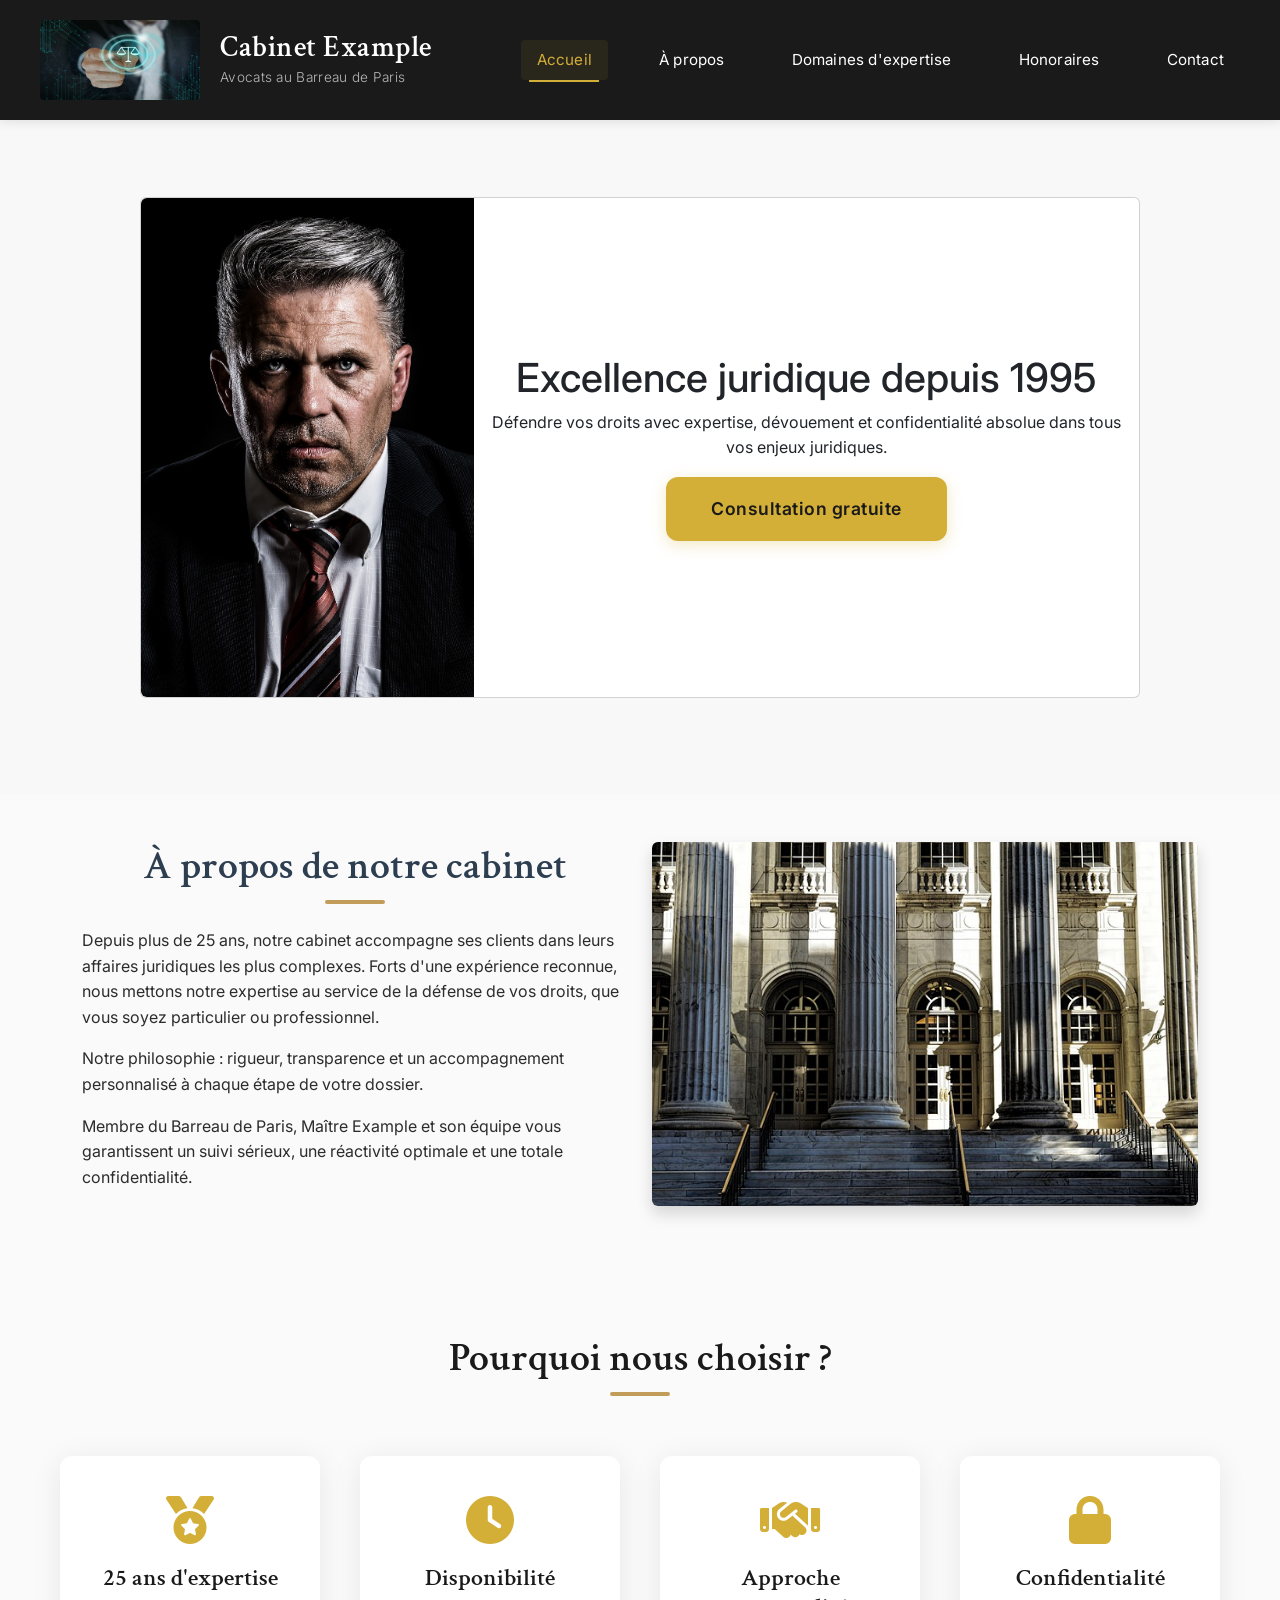
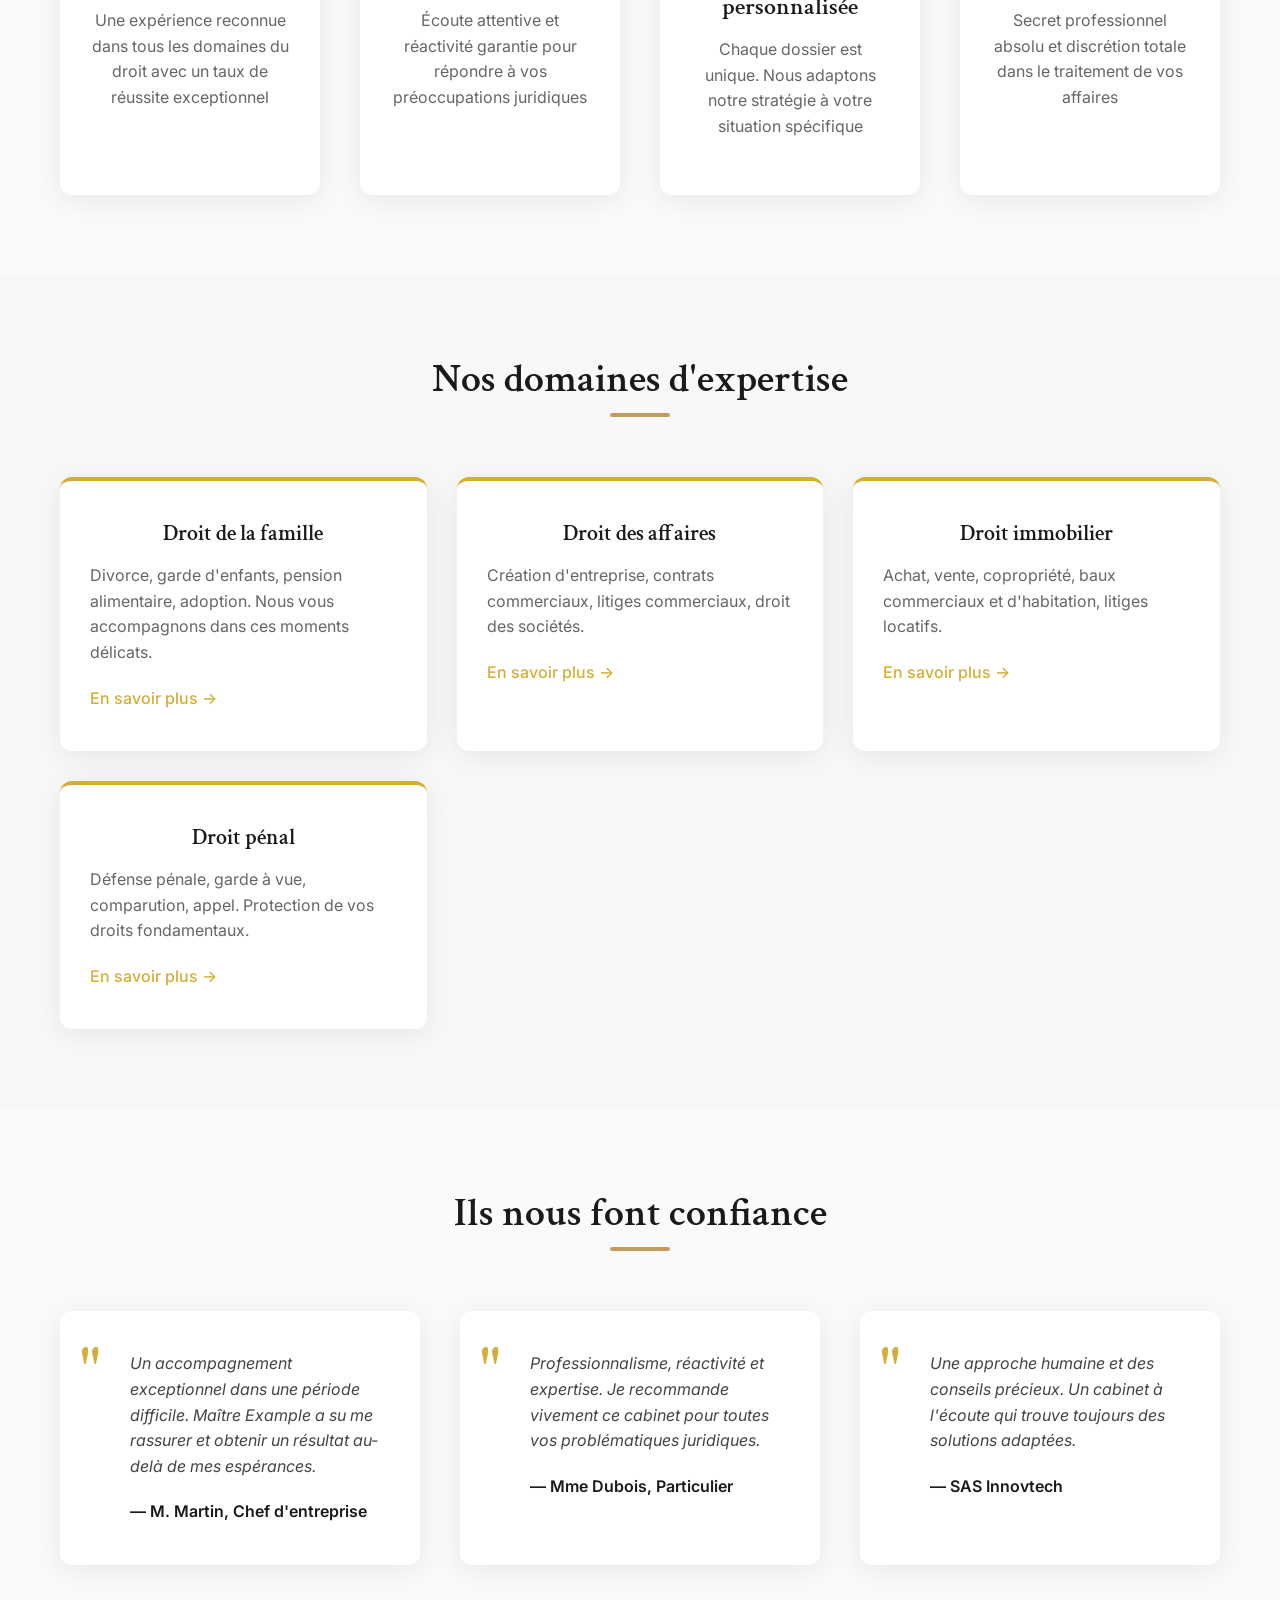
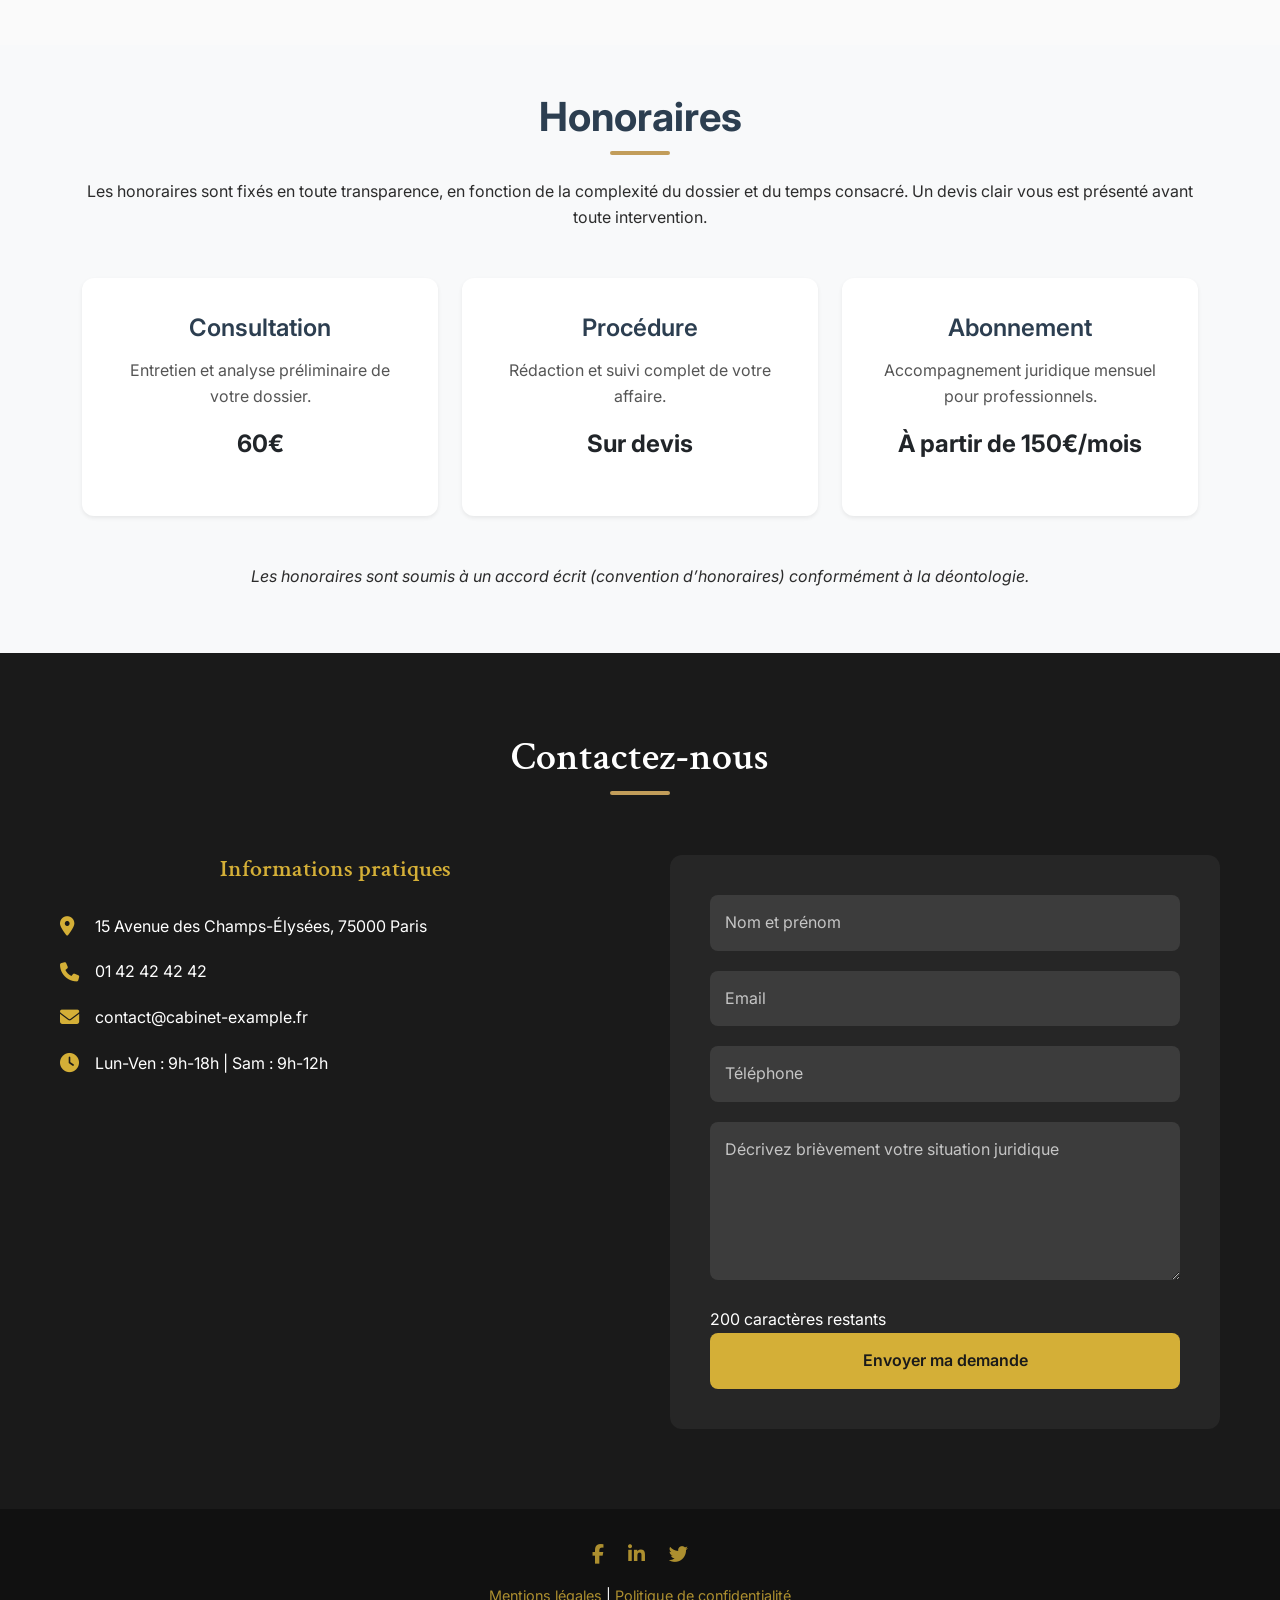
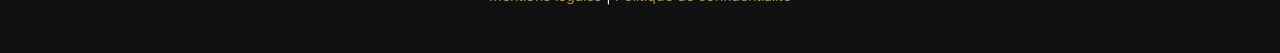
<file: index.html>
<!DOCTYPE html>
<html lang="fr">

<head>
    <meta charset="UTF-8">
    <meta name="viewport" content="width=device-width, initial-scale=1.0">
    <title>Avocats spécialisé en droit civil et pénal - Cabinet Example</title>
    <meta name="description"
        content="Cabinet Example, avocats au Barreau de Paris, spécialisés en droit civil et pénal. 1er consultation gratuite. Contactez-nous !">
    <meta name="keywords"
        content="avocat, droit civil, droit pénal, litige, consultation juridique, cabinet avocat, assistance juridique, conseil avocat">
    <meta name="robots" content="index, follow">
    <link rel="stylesheet" href="https://cdnjs.cloudflare.com/ajax/libs/font-awesome/6.4.0/css/all.min.css">
    <link href="https://cdn.jsdelivr.net/npm/bootstrap@5.3.7/dist/css/bootstrap.min.css" rel="stylesheet"
        integrity="sha384-LN+7fdVzj6u52u30Kp6M/trliBMCMKTyK833zpbD+pXdCLuTusPj697FH4R/5mcr" crossorigin="anonymous">
    <link rel="stylesheet" href="style.css">

</head>

<body>
    <nav>
        <div id="logo">
            <img src="images/logo.jpg" alt="Cabinet Logo">
            <div class="logo-text">
                <h3>Cabinet Example</h3>
                <p class="subtitle">Avocats au Barreau de Paris</p>
            </div>
        </div>

        <div class="liens-nav">
            <a href="#accueil">Accueil</a>
            <a href="#apropos">À propos</a>
            <a href="#expertise">Domaines d'expertise</a>
            <a href="#honoraires">Honoraires</a>
            <a href="#contact">Contact</a>
        </div>
    </nav>

    <section class="section-accueil" id="accueil">

        <div class="card mb-3" style="max-width: 1000px;">
            <div class="row g-0">
                <div class="col-md-4">
                    <img src="images/photot1.jpg" class="img-fluid rounded-start" alt="...">
                </div>
                <div class="col-md-8">
                    <div class="card-body">
                        <h1 class="card-title">Excellence juridique depuis 1995</h1>
                        <p class="card-text">Défendre vos droits avec expertise, dévouement et confidentialité absolue
                            dans tous vos enjeux juridiques.</p>
                        <a href="#contact" class="bouton-cta">Consultation gratuite</a>
                    </div>
                </div>
            </div>
        </div>
    </section>

    <!-- À propos -->
    <section class="section-apropos py-5" id="apropos">
        <div class="container">
            <div class="row align-items-center">
                <!-- Texte -->
                <div class="col-md-6">
                    <h2 class="mb-4">À propos de notre cabinet</h2>
                    <p>
                        Depuis plus de 25 ans, notre cabinet accompagne ses clients dans leurs affaires juridiques
                        les plus complexes. Forts d'une expérience reconnue, nous mettons notre expertise au service
                        de la défense de vos droits, que vous soyez particulier ou professionnel.
                    </p>
                    <p>
                        Notre philosophie : rigueur, transparence et un accompagnement personnalisé à chaque étape
                        de votre dossier.
                    </p>
                    <p>
                        Membre du Barreau de Paris, Maître Example et son équipe vous garantissent un suivi sérieux,
                        une réactivité optimale et une totale confidentialité.
                    </p>
                </div>

                <div class="col-md-6 text-center">
                    <img src="images/cabinet.jpg" alt="Photo du cabinet" class="img-fluid rounded shadow">
                </div>
            </div>
        </div>
    </section>

    <!-- Pourquoi nous choisir -->
    <section>
        <div class="conteneur">
            <h2 class="titre-section">Pourquoi nous choisir ?</h2>
            <div class="atouts">
                <div class="atout">
                    <i class="fas fa-medal"></i>
                    <h3>25 ans d'expertise</h3>
                    <p>Une expérience reconnue dans tous les domaines du droit avec un taux de réussite exceptionnel</p>
                </div>
                <div class="atout">
                    <i class="fas fa-clock"></i>
                    <h3>Disponibilité</h3>
                    <p>Écoute attentive et réactivité garantie pour répondre à vos préoccupations juridiques</p>
                </div>
                <div class="atout">
                    <i class="fas fa-handshake"></i>
                    <h3>Approche personnalisée</h3>
                    <p>Chaque dossier est unique. Nous adaptons notre stratégie à votre situation spécifique</p>
                </div>
                <div class="atout">
                    <i class="fas fa-lock"></i>
                    <h3>Confidentialité</h3>
                    <p>Secret professionnel absolu et discrétion totale dans le traitement de vos affaires</p>
                </div>
            </div>
        </div>
    </section>

    <!-- Domaines d'expertise -->
    <section class="section-expertise" id="expertise">
        <div class="conteneur">
            <h2 class="titre-section">Nos domaines d'expertise</h2>
            <div class="grille-expertise">
                <div class="carte-expertise">
                    <h3>Droit de la famille</h3>
                    <p>Divorce, garde d'enfants, pension alimentaire, adoption. Nous vous accompagnons dans ces moments
                        délicats.</p>
                    <a href="services.html#famille">En savoir plus →</a>
                </div>
                <div class="carte-expertise">
                    <h3>Droit des affaires</h3>
                    <p>Création d'entreprise, contrats commerciaux, litiges commerciaux, droit des sociétés.</p>
                    <a href="services.html#affaires">En savoir plus →</a>
                </div>
                <div class="carte-expertise">
                    <h3>Droit immobilier</h3>
                    <p>Achat, vente, copropriété, baux commerciaux et d'habitation, litiges locatifs.</p>
                    <a href="services.html#immobilier">En savoir plus →</a>
                </div>
                <div class="carte-expertise">
                    <h3>Droit pénal</h3>
                    <p>Défense pénale, garde à vue, comparution, appel. Protection de vos droits fondamentaux.</p>
                    <a href="services.html#penal">En savoir plus →</a>
                </div>
            </div>
        </div>
    </section>

    <!-- Témoignages -->
    <section>
        <div class="conteneur">
            <h2 class="titre-section">Ils nous font confiance</h2>
            <div class="temoignages">
                <div class="temoignage">
                    <p>Un accompagnement exceptionnel dans une période difficile. Maître Example a su me rassurer et
                        obtenir un résultat au-delà de mes espérances.</p>
                    <div class="auteur-temoignage">— M. Martin, Chef d'entreprise</div>
                </div>
                <div class="temoignage">
                    <p>Professionnalisme, réactivité et expertise. Je recommande vivement ce cabinet pour toutes vos
                        problématiques juridiques.</p>
                    <div class="auteur-temoignage">— Mme Dubois, Particulier</div>
                </div>
                <div class="temoignage">
                    <p>Une approche humaine et des conseils précieux. Un cabinet à l'écoute qui trouve toujours des
                        solutions adaptées.</p>
                    <div class="auteur-temoignage">— SAS Innovtech</div>
                </div>
            </div>
        </div>
    </section>

    <section class="section-honoraires py-5" id="honoraires">
        <div class="container">
            <h2 class="text-center mb-4">Honoraires</h2>
            <p class="text-center mb-5">
                Les honoraires sont fixés en toute transparence, en fonction de la complexité du dossier et du temps
                consacré.
                Un devis clair vous est présenté avant toute intervention.
            </p>

            <div class="row justify-content-center">
                <!-- Forfait consultation -->
                <div class="col-md-4 mb-4">
                    <div class="card h-100 text-center shadow-sm">
                        <div class="card-body">
                            <h5 class="card-title">Consultation</h5>
                            <p class="card-text">Entretien et analyse préliminaire de votre dossier.</p>
                            <p class="fw-bold fs-4">60€</p>
                        </div>
                    </div>
                </div>

                <!-- Forfait procédure -->
                <div class="col-md-4 mb-4">
                    <div class="card h-100 text-center shadow-sm">
                        <div class="card-body">
                            <h5 class="card-title">Procédure</h5>
                            <p class="card-text">Rédaction et suivi complet de votre affaire.</p>
                            <p class="fw-bold fs-4">Sur devis</p>
                        </div>
                    </div>
                </div>

                <!-- Forfait abonnement -->
                <div class="col-md-4 mb-4">
                    <div class="card h-100 text-center shadow-sm">
                        <div class="card-body">
                            <h5 class="card-title">Abonnement</h5>
                            <p class="card-text">Accompagnement juridique mensuel pour professionnels.</p>
                            <p class="fw-bold fs-4">À partir de 150€/mois</p>
                        </div>
                    </div>
                </div>
            </div>

            <p class="text-center mt-4 fst-italic">
                Les honoraires sont soumis à un accord écrit (convention d’honoraires) conformément à la déontologie.
            </p>
        </div>
    </section>


    <!-- Contact -->
    <section class="section-contact" id="contact">
        <div class="conteneur">
            <h2 class="titre-section">Contactez-nous</h2>
            <div class="contenu-contact">
                <div class="infos-contact">
                    <h3>Informations pratiques</h3>
                    <div class="element-contact">
                        <i class="fas fa-map-marker-alt"></i>
                        <span>15 Avenue des Champs-Élysées, 75000 Paris</span>
                    </div>
                    <div class="element-contact">
                        <i class="fas fa-phone"></i>
                        <span>01 42 42 42 42</span>
                    </div>
                    <div class="element-contact">
                        <i class="fas fa-envelope"></i>
                        <span>contact@cabinet-example.fr</span>
                    </div>
                    <div class="element-contact">
                        <i class="fas fa-clock"></i>
                        <span>Lun-Ven : 9h-18h | Sam : 9h-12h</span>
                    </div>
                </div>
                <div class="formulaire-contact" name="form">
                    <form class="form" method="post">
                        <input type="text" placeholder="Nom et prénom" id="np" required>
                        <span class="errorMessage" id="npError"></span>

                        <input type="email" placeholder="Email" id="email" required>
                        <span class="errorMessage" id="emailError"></span>

                        <input type="tel" placeholder="Téléphone" id="tel" required>
                        <span class="errorMessage" id="telError"></span>

                        <textarea id="message" rows="5" placeholder="Décrivez brièvement votre situation juridique"
                            required></textarea>
                        <div id="char-count">200 caractères restants</div>

                        <span class="errorMessage" id="messageError"></span>

                        <button type="submit">Envoyer ma demande</button>
                    </form>
                </div>

            </div>
        </div>



    </section>
    <!-- footer  -->
    <footer class="footer">
        <div class="footer-socials">
            <a href="https://facebook.com" target="_blank"><i class="fab fa-facebook-f"></i></a>
            <a href="https://linkedin.com" target="_blank"><i class="fab fa-linkedin-in"></i></a>
            <a href="https://twitter.com" target="_blank"><i class="fab fa-twitter"></i></a>
        </div>

        <p class="footer-links">
            <a href="#" data-bs-toggle="modal" data-bs-target="#mentionsLegales">Mentions légales</a> |
            <a href="#" data-bs-toggle="modal" data-bs-target="#politiqueConfidentialite">Politique de
                confidentialité</a>
        </p>
    </footer>

    <!--  modale mention légale  -->
    <div class="modal fade" id="mentionsLegales" tabindex="-1" aria-hidden="true">
        <div class="modal-dialog modal-dialog-centered modal-lg">
            <div class="modal-content">
                <div class="modal-header">
                    <h5 class="modal-title">Mentions légales</h5>
                    <button type="button" class="btn-close" data-bs-dismiss="modal"></button>
                </div>
                <div class="modal-body">
                    <p><strong>Éditeur du site :</strong> Cabinet Example<br>
                        Responsable de publication : Antalyax ©<br>
                        Contact : contact@cabinet-example.fr<br>
                        Hébergeur : github.io</p>
                </div>
            </div>
        </div>
    </div>

    <!--  modale politique de confidentialité  -->
    <div class="modal fade" id="politiqueConfidentialite" tabindex="-1" aria-hidden="true">
        <div class="modal-dialog modal-dialog-centered modal-lg">
            <div class="modal-content">
                <div class="modal-header">
                    <h5 class="modal-title">Politique de confidentialité</h5>
                    <button type="button" class="btn-close" data-bs-dismiss="modal"></button>
                </div>
                <div class="modal-body">
                    <p>Les informations collectées via le formulaire de contact sont destinées uniquement au traitement
                        de votre demande par le Cabinet Example.
                        Elles ne sont ni revendues ni transmises à des tiers.</p>
                    <p>Conformément au RGPD, vous disposez d'un droit d'accès, de rectification et de suppression de vos
                        données en nous contactant à
                        <a href="mailto:contact@cabinet-example.fr">contact@cabinet-example.fr</a>.
                    </p>
                </div>
            </div>
        </div>
    </div>

    <script src="script.js"></script>
    <script src="https://cdn.jsdelivr.net/npm/bootstrap@5.3.7/dist/js/bootstrap.bundle.min.js"
        integrity="sha384-ndDqU0Gzau9qJ1lfW4pNLlhNTkCfHzAVBReH9diLvGRem5+R9g2FzA8ZGN954O5Q"
        crossorigin="anonymous"></script>
</body>

</html>
</file>
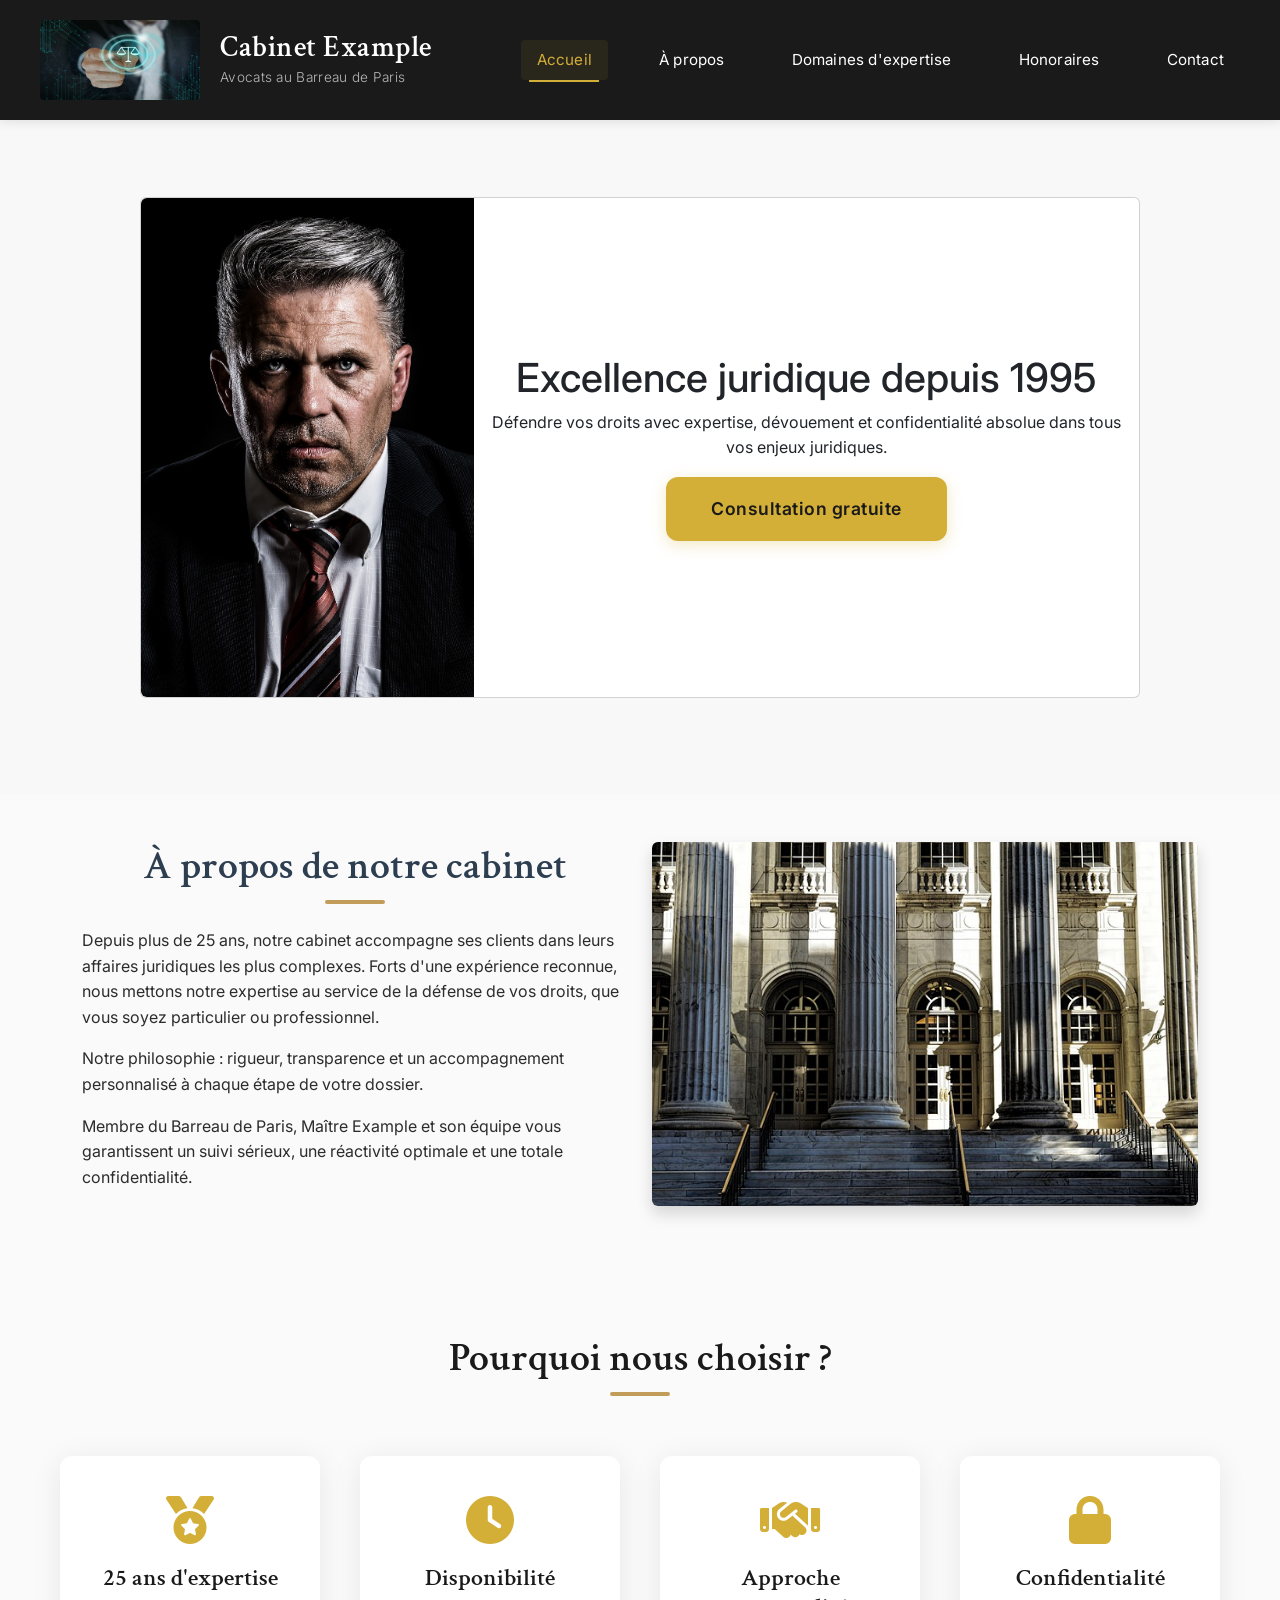
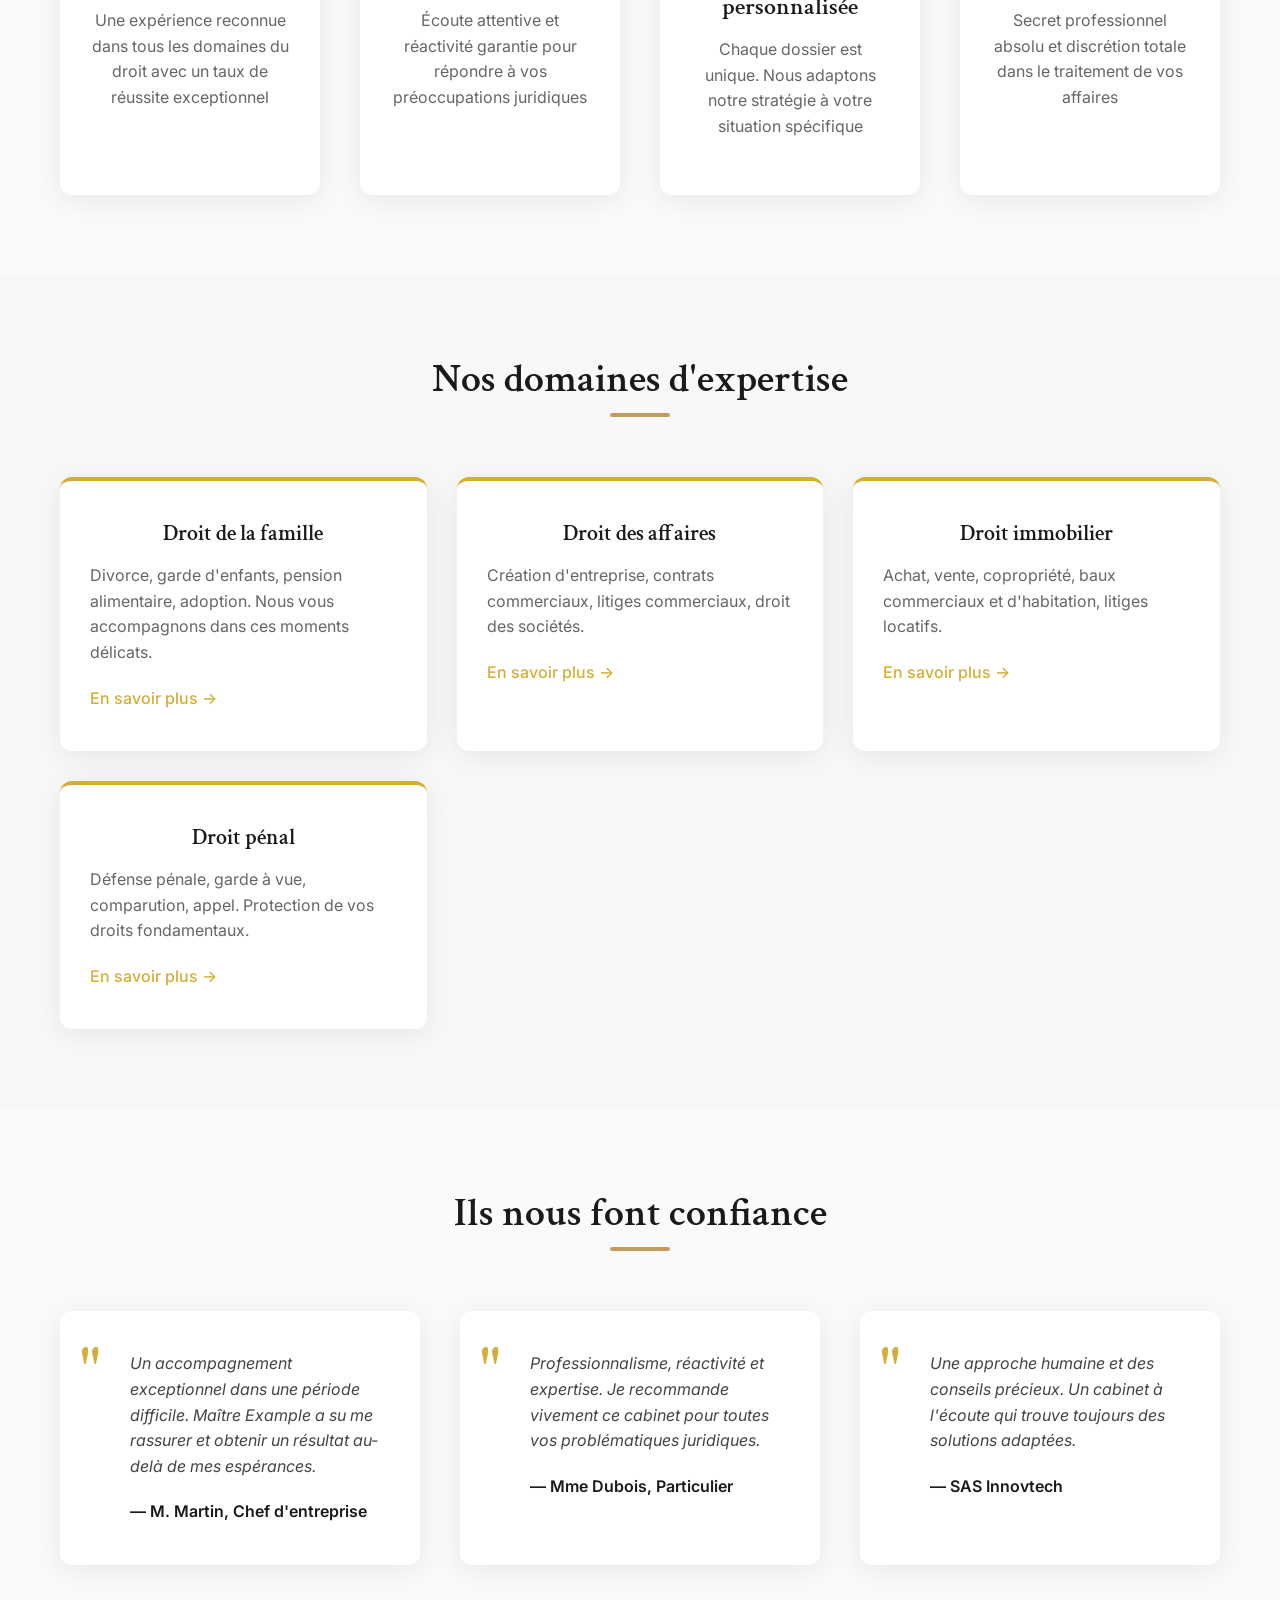
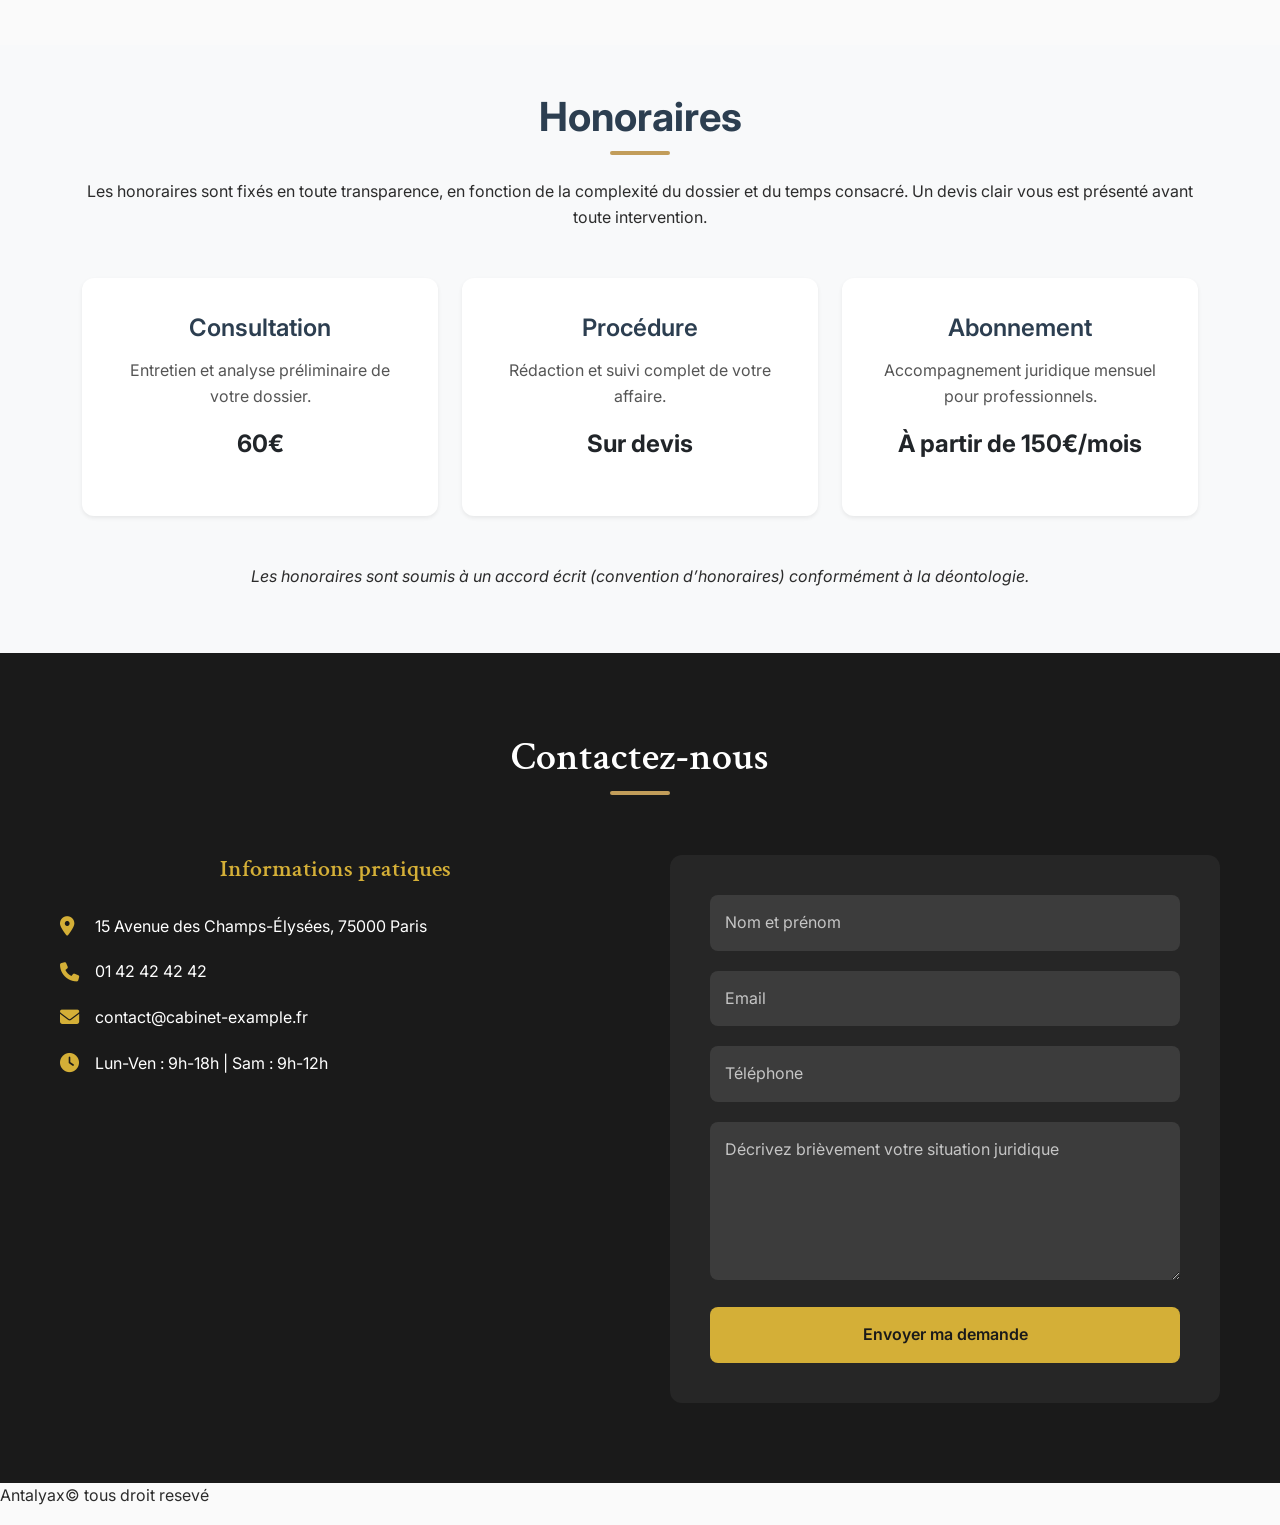
<file: home.html>
<!DOCTYPE html>
<html lang="fr">

<head>
    <meta charset="UTF-8">
    <meta name="viewport" content="width=device-width, initial-scale=1.0">
    <title>Cabinet Maître Example - Avocat Paris</title>
    <link rel="stylesheet" href="https://cdnjs.cloudflare.com/ajax/libs/font-awesome/6.4.0/css/all.min.css">
    <link href="https://cdn.jsdelivr.net/npm/bootstrap@5.3.7/dist/css/bootstrap.min.css" rel="stylesheet"
        integrity="sha384-LN+7fdVzj6u52u30Kp6M/trliBMCMKTyK833zpbD+pXdCLuTusPj697FH4R/5mcr" crossorigin="anonymous">
    <link rel="stylesheet" href="style.css">

</head>

<body>
    <nav>
        <div id="logo">
            <img src="images/logo.jpg" alt="Cabinet Logo">
            <div class="logo-text">
                <h3>Cabinet Example</h3>
                <p class="subtitle">Avocats au Barreau de Paris</p>
            </div>
        </div>

        <div class="liens-nav">
            <a href="#accueil">Accueil</a>
            <a href="#apropos">À propos</a>
            <a href="#expertise">Domaines d'expertise</a>
            <a href="#honoraires">Honoraires</a>
            <a href="#contact">Contact</a>
        </div>
    </nav>

    <section class="section-accueil" id="accueil">

        <div class="card mb-3" style="max-width: 1000px;">
            <div class="row g-0">
                <div class="col-md-4">
                    <img src="images/photot1.jpg" class="img-fluid rounded-start" alt="...">
                </div>
                <div class="col-md-8">
                    <div class="card-body">
                        <h1 class="card-title">Excellence juridique depuis 1995</h1>
                        <p class="card-text">Défendre vos droits avec expertise, dévouement et confidentialité absolue
                            dans tous vos enjeux juridiques.</p>
                        <a href="#contact" class="bouton-cta">Consultation gratuite</a>
                    </div>
                </div>
            </div>
        </div>
    </section>

    <!-- À propos -->
    <section class="section-apropos py-5" id="apropos">
        <div class="container">
            <div class="row align-items-center">
                <!-- Texte -->
                <div class="col-md-6">
                    <h2 class="mb-4">À propos de notre cabinet</h2>
                    <p>
                        Depuis plus de 25 ans, notre cabinet accompagne ses clients dans leurs affaires juridiques
                        les plus complexes. Forts d'une expérience reconnue, nous mettons notre expertise au service
                        de la défense de vos droits, que vous soyez particulier ou professionnel.
                    </p>
                    <p>
                        Notre philosophie : rigueur, transparence et un accompagnement personnalisé à chaque étape
                        de votre dossier.
                    </p>
                    <p>
                        Membre du Barreau de Paris, Maître Example et son équipe vous garantissent un suivi sérieux,
                        une réactivité optimale et une totale confidentialité.
                    </p>
                </div>
                <!-- Image -->
                <div class="col-md-6 text-center">
                    <img src="images/cabinet.jpg" alt="Photo du cabinet" class="img-fluid rounded shadow">
                </div>
            </div>
        </div>
    </section>

    <!-- Pourquoi nous choisir -->
    <section>
        <div class="conteneur">
            <h2 class="titre-section">Pourquoi nous choisir ?</h2>
            <div class="atouts">
                <div class="atout">
                    <i class="fas fa-medal"></i>
                    <h3>25 ans d'expertise</h3>
                    <p>Une expérience reconnue dans tous les domaines du droit avec un taux de réussite exceptionnel</p>
                </div>
                <div class="atout">
                    <i class="fas fa-clock"></i>
                    <h3>Disponibilité</h3>
                    <p>Écoute attentive et réactivité garantie pour répondre à vos préoccupations juridiques</p>
                </div>
                <div class="atout">
                    <i class="fas fa-handshake"></i>
                    <h3>Approche personnalisée</h3>
                    <p>Chaque dossier est unique. Nous adaptons notre stratégie à votre situation spécifique</p>
                </div>
                <div class="atout">
                    <i class="fas fa-lock"></i>
                    <h3>Confidentialité</h3>
                    <p>Secret professionnel absolu et discrétion totale dans le traitement de vos affaires</p>
                </div>
            </div>
        </div>
    </section>

    <!-- Domaines d'expertise -->
    <section class="section-expertise" id="expertise">
        <div class="conteneur">
            <h2 class="titre-section">Nos domaines d'expertise</h2>
            <div class="grille-expertise">
                <div class="carte-expertise">
                    <h3>Droit de la famille</h3>
                    <p>Divorce, garde d'enfants, pension alimentaire, adoption. Nous vous accompagnons dans ces moments
                        délicats.</p>
                    <a href="services.html#famille">En savoir plus →</a>
                </div>
                <div class="carte-expertise">
                    <h3>Droit des affaires</h3>
                    <p>Création d'entreprise, contrats commerciaux, litiges commerciaux, droit des sociétés.</p>
                    <a href="services.html#affaires">En savoir plus →</a>
                </div>
                <div class="carte-expertise">
                    <h3>Droit immobilier</h3>
                    <p>Achat, vente, copropriété, baux commerciaux et d'habitation, litiges locatifs.</p>
                    <a href="services.html#immobilier">En savoir plus →</a>
                </div>
                <div class="carte-expertise">
                    <h3>Droit pénal</h3>
                    <p>Défense pénale, garde à vue, comparution, appel. Protection de vos droits fondamentaux.</p>
                    <a href="services.html#penal">En savoir plus →</a>
                </div>
            </div>
        </div>
    </section>

    <!-- Témoignages -->
    <section>
        <div class="conteneur">
            <h2 class="titre-section">Ils nous font confiance</h2>
            <div class="temoignages">
                <div class="temoignage">
                    <p>Un accompagnement exceptionnel dans une période difficile. Maître Example a su me rassurer et
                        obtenir un résultat au-delà de mes espérances.</p>
                    <div class="auteur-temoignage">— M. Martin, Chef d'entreprise</div>
                </div>
                <div class="temoignage">
                    <p>Professionnalisme, réactivité et expertise. Je recommande vivement ce cabinet pour toutes vos
                        problématiques juridiques.</p>
                    <div class="auteur-temoignage">— Mme Dubois, Particulier</div>
                </div>
                <div class="temoignage">
                    <p>Une approche humaine et des conseils précieux. Un cabinet à l'écoute qui trouve toujours des
                        solutions adaptées.</p>
                    <div class="auteur-temoignage">— SAS Innovtech</div>
                </div>
            </div>
        </div>
    </section>

    <section class="section-honoraires py-5" id="honoraires">
    <div class="container">
        <h2 class="text-center mb-4">Honoraires</h2>
        <p class="text-center mb-5">
            Les honoraires sont fixés en toute transparence, en fonction de la complexité du dossier et du temps consacré.  
            Un devis clair vous est présenté avant toute intervention.
        </p>
        
        <div class="row justify-content-center">
            <!-- Forfait consultation -->
            <div class="col-md-4 mb-4">
                <div class="card h-100 text-center shadow-sm">
                    <div class="card-body">
                        <h5 class="card-title">Consultation</h5>
                        <p class="card-text">Entretien et analyse préliminaire de votre dossier.</p>
                        <p class="fw-bold fs-4">60€</p>
                    </div>
                </div>
            </div>

            <!-- Forfait procédure -->
            <div class="col-md-4 mb-4">
                <div class="card h-100 text-center shadow-sm">
                    <div class="card-body">
                        <h5 class="card-title">Procédure</h5>
                        <p class="card-text">Rédaction et suivi complet de votre affaire.</p>
                        <p class="fw-bold fs-4">Sur devis</p>
                    </div>
                </div>
            </div>

            <!-- Forfait abonnement -->
            <div class="col-md-4 mb-4">
                <div class="card h-100 text-center shadow-sm">
                    <div class="card-body">
                        <h5 class="card-title">Abonnement</h5>
                        <p class="card-text">Accompagnement juridique mensuel pour professionnels.</p>
                        <p class="fw-bold fs-4">À partir de 150€/mois</p>
                    </div>
                </div>
            </div>
        </div>

        <p class="text-center mt-4 fst-italic">
            Les honoraires sont soumis à un accord écrit (convention d’honoraires) conformément à la déontologie.
        </p>
    </div>
</section>


    <!-- Contact -->
    <section class="section-contact" id="contact">
        <div class="conteneur">
            <h2 class="titre-section">Contactez-nous</h2>
            <div class="contenu-contact">
                <div class="infos-contact">
                    <h3>Informations pratiques</h3>
                    <div class="element-contact">
                        <i class="fas fa-map-marker-alt"></i>
                        <span>15 Avenue des Champs-Élysées, 75000 Paris</span>
                    </div>
                    <div class="element-contact">
                        <i class="fas fa-phone"></i>
                        <span>01 42 42 42 42</span>
                    </div>
                    <div class="element-contact">
                        <i class="fas fa-envelope"></i>
                        <span>contact@cabinet-example.fr</span>
                    </div>
                    <div class="element-contact">
                        <i class="fas fa-clock"></i>
                        <span>Lun-Ven : 9h-18h | Sam : 9h-12h</span>
                    </div>
                </div>
                <div class="formulaire-contact">
                    <form>
                        <input type="text" placeholder="Nom et prénom" required>
                        <input type="email" placeholder="Email" required>
                        <input type="tel" placeholder="Téléphone" required>
                        <textarea rows="5" placeholder="Décrivez brièvement votre situation juridique"
                            required></textarea>
                        <button type="submit">Envoyer ma demande</button>
                    </form>
                </div>
            </div>
        </div>
        
    </section>
       <p class="antalyax">Antalyax© tous droit resevé</p> 

        <script src="script.js"></script>
    <script src="https://cdn.jsdelivr.net/npm/bootstrap@5.3.7/dist/js/bootstrap.bundle.min.js"
        integrity="sha384-ndDqU0Gzau9qJ1lfW4pNLlhNTkCfHzAVBReH9diLvGRem5+R9g2FzA8ZGN954O5Q"
        crossorigin="anonymous"></script>
</body>

</html>
</file>
<file: style.css>
@import url('https://fonts.googleapis.com/css2?family=Crimson+Text:ital,wght@0,400;0,600;1,400&family=Inter:wght@300;400;500;600&display=swap');

 * {
     margin: 0;
     padding: 0;
     box-sizing: border-box;
 }

 html {
    scroll-behavior: smooth;
}

section {
    scroll-margin-top: 100px; 
}



 body {
     font-family: 'Inter', sans-serif;
     background-color: #fafafa;
     color: #2c2c2c;
     line-height: 1.6;
 }

 /* Navigation */
 nav {
     display: flex;
     justify-content: space-between;
     align-items: center;
     background-color: #1a1a1a;
     color: #ffffff;
     padding: 20px 40px;
     box-shadow: 0 2px 10px rgba(0, 0, 0, 0.1);
     position: fixed;
     width: 100%;
     top: 0;
     z-index: 1000;
 }


nav a.active {
    color: #d4af37;
    background-color: rgba(212, 175, 55, 0.08);
}

nav a.active::after {
    width: 80%;
}



 #logo {
     display: flex;
     align-items: center;
     flex: 0 0 auto;
 }

 #logo img {
     width: 160px;
     height: 80px;
     margin-right: 20px;
     border-radius: 4px;
 }

 .logo-text {
     display: flex;
     flex-direction: column;
 }

 .logo-text h3 {
     font-family: 'Crimson Text', serif;
     font-size: 1.8rem;
     font-weight: 600;
     color: #ffffff;
     margin: 0;
     letter-spacing: 0.5px;
 }

 .subtitle {
     font-family: 'Inter', sans-serif;
     font-size: 0.85rem;
     font-weight: 300;
     color: #b8b8b8;
     margin: 2px 0 0 0;
     letter-spacing: 0.3px;
 }

 .liens-nav {
     display: flex;
     justify-content: flex-end;
     gap: 35px;
     flex: 1;
 }

 nav a {
     font-family: 'Inter', sans-serif;
     color: #ffffff;
     text-decoration: none;
     font-weight: 400;
     font-size: 0.95rem;
     padding: 8px 16px;
     border-radius: 4px;
     transition: all 0.3s ease;
     letter-spacing: 0.2px;
     position: relative;
 }

 nav a:hover {
     color: #d4af37;
     background-color: rgba(212, 175, 55, 0.08);
 }

 nav a::after {
     content: '';
     position: absolute;
     bottom: -2px;
     left: 50%;
     width: 0;
     height: 2px;
     background-color: #d4af37;
     transition: all 0.3s ease;
     transform: translateX(-50%);
 }

 nav a:hover::after {
     width: 80%;
 }

 /* Titres des pages tout soit pareil */
.titre-section,
.section-apropos h2,
.atout h3,
.carte-expertise h3,
.temoignage::before,
.infos-contact h3 {
    font-family: 'Crimson Text', serif;
    font-weight: 600;
    font-size: 2.5rem;
    color: #2c3e50; 
    text-align: center;
    position: relative;
    margin-bottom: 40px;
}

/* Barre décorative sous le titre */
.titre-section::after,
.section-apropos h2::after {
    content: "";
    display: block;
    width: 60px;
    height: 4px;
    background: #c29d5a;
    margin: 10px auto 0;
    border-radius: 2px;
}


 /* Section Hero */
 .section-accueil {
     display: flex;
     justify-content: center;
     padding: 120px 0 80px;
     background-color: #f8f8f8;
     margin-top: 6%;

 }

 .section-accueil .card-body {
     display: flex;
     flex-direction: column;
     justify-content: center;
     align-items: center;
     text-align: center;
     height: 100%;
 }



 .bouton-cta {
     display: inline-block;
     background-color: #d4af37;
     color: #1a1a1a;
     padding: 18px 45px;
     text-decoration: none;
     font-weight: 600;
     border-radius: 12px;
     transition: all 0.3s ease;
     font-size: 1.1rem;
     letter-spacing: 0.5px;
     box-shadow: 0 4px 15px rgba(212, 175, 55, 0.3);
 }

 .bouton-cta:hover {
     background-color: #b8941f;
     transform: translateY(-3px);
     box-shadow: 0 8px 30px rgba(212, 175, 55, 0.4);
 }

 /* Container */
 .conteneur {
     max-width: 1200px;
     margin: 0 auto;
     padding: 0 20px;
 }

 /* Section styles */
 section {
     padding: 80px 0;
 }

 .titre-section {
     font-family: 'Crimson Text', serif;
     font-size: 2.5rem;
     text-align: center;
     margin-bottom: 60px;
     color: #1a1a1a;
     font-weight: 600;
 }

 /* Pourquoi nous choisir */
 .atouts {
     display: grid;
     grid-template-columns: repeat(auto-fit, minmax(250px, 1fr));
     gap: 40px;
 }

 .atout {
     text-align: center;
     padding: 40px 30px;
     background: white;
     border-radius: 12px;
     box-shadow: 0 5px 30px rgba(0, 0, 0, 0.08);
     transition: transform 0.3s ease;
 }

 .atout:hover {
     transform: translateY(-5px);
 }

 .atout i {
     font-size: 3rem;
     color: #d4af37;
     margin-bottom: 20px;
 }

 .atout h3 {
     font-family: 'Crimson Text', serif;
     font-size: 1.5rem;
     margin-bottom: 15px;
     color: #1a1a1a;
 }

 .atout p {
     color: #666;
     line-height: 1.6;
 }

 /* Domaines d'expertise */
 .section-expertise {
     background-color: #f8f8f8;
 }

 .grille-expertise {
     display: grid;
     grid-template-columns: repeat(auto-fit, minmax(300px, 1fr));
     gap: 30px;
 }

 .carte-expertise {
     background: white;
     padding: 40px 30px;
     border-radius: 12px;
     box-shadow: 0 5px 30px rgba(0, 0, 0, 0.08);
     transition: all 0.3s ease;
     border-top: 4px solid #d4af37;
 }

 .carte-expertise:hover {
     transform: translateY(-8px);
     box-shadow: 0 10px 40px rgba(0, 0, 0, 0.15);
 }

 .carte-expertise h3 {
     font-family: 'Crimson Text', serif;
     font-size: 1.4rem;
     margin-bottom: 15px;
     color: #1a1a1a;
 }

 .carte-expertise p {
     color: #666;
     margin-bottom: 20px;
 }

 .carte-expertise a {
     color: #d4af37;
     text-decoration: none;
     font-weight: 500;
     transition: color 0.3s ease;
 }

 .carte-expertise a:hover {
     color: #b8941f;
 }

 /* Témoignages */
 .temoignages {
     display: grid;
     grid-template-columns: repeat(auto-fit, minmax(350px, 1fr));
     gap: 40px;
 }

 .temoignage {
     background: white;
     padding: 40px;
     border-radius: 12px;
     box-shadow: 0 5px 30px rgba(0, 0, 0, 0.08);
     position: relative;
 }

 .temoignage::before {
     content: '"';
     font-size: 4rem;
     color: #d4af37;
     position: absolute;
     top: 10px;
     left: 20px;
     font-family: 'Crimson Text', serif;
 }

 .temoignage p {
     font-style: italic;
     margin-bottom: 20px;
     margin-left: 30px;
     color: #444;
 }

 .auteur-temoignage {
     font-weight: 600;
     color: #1a1a1a;
     margin-left: 30px;
 }

 .section-honoraires {
     background-color: #f8f9fa;
 }

 /* Honoraires */

.section-honoraires {
    background-color: #f8f9fa; 
    padding: 60px 0;
}

.section-honoraires h2 {
    font-weight: bold;
    text-align: center;
    font-size: 2.5rem;
    margin-bottom: 40px;
    color: #2c3e50; 
    position: relative;
}

.section-honoraires h2::after {
    content: "";
    display: block;
    width: 60px;
    height: 4px;
    background: #c29d5a; 
    margin: 10px auto 0;
    border-radius: 2px;
}

.section-honoraires .card {
    border: none;
    border-radius: 12px;
    background: white;
    transition: transform 0.3s ease, box-shadow 0.3s ease;
    padding: 20px;
    text-align: center;
}

.section-honoraires .card:hover {
    transform: translateY(-8px);
    box-shadow: 0 12px 24px rgba(0, 0, 0, 0.15);
}

.section-honoraires .card-title {
    font-size: 1.5rem;
    font-weight: 600;
    color: #2c3e50;
    margin-bottom: 15px;
}

.section-honoraires .card-text {
    font-size: 1rem;
    color: #555;
}

.section-honoraires .price {
    font-size: 1.3rem;
    font-weight: bold;
    color: #c29d5a;
    margin-top: 10px;
}



 /* Contact */
 .section-contact {
     background-color: #1a1a1a;
     color: white;
 }

 .section-contact .titre-section {
     color: white;
 }

 .contenu-contact {
     display: grid;
     grid-template-columns: 1fr 1fr;
     gap: 60px;
 }

 .infos-contact h3 {
     font-family: 'Crimson Text', serif;
     font-size: 1.5rem;
     margin-bottom: 30px;
     color: #d4af37;
 }

 .element-contact {
     display: flex;
     align-items: center;
     margin-bottom: 20px;
 }

 .element-contact i {
     color: #d4af37;
     margin-right: 15px;
     font-size: 1.2rem;
     width: 20px;
 }

 .formulaire-contact {
     background: rgba(255, 255, 255, 0.05);
     padding: 40px;
     border-radius: 12px;
 }

 .formulaire-contact input,
 .formulaire-contact textarea {
     width: 100%;
     padding: 15px;
     margin-bottom: 20px;
     border: none;
     border-radius: 8px;
     background: rgba(255, 255, 255, 0.1);
     color: white;
     font-family: 'Inter', sans-serif;
 }

 .formulaire-contact input::placeholder,
 .formulaire-contact textarea::placeholder {
     color: rgba(255, 255, 255, 0.7);
 }

 .formulaire-contact button {
     background-color: #d4af37;
     color: #1a1a1a;
     padding: 15px 40px;
     border: none;
     border-radius: 8px;
     font-weight: 600;
     cursor: pointer;
     transition: all 0.3s ease;
     width: 100%;
 }

 .formulaire-contact button:hover {
     background-color: #b8941f;
 }

 /* Responsive */
 @media (max-width: 768px) {
     .contenu-hero h1 {
         font-size: 2.5rem;
     }

     .carte-hero {
         flex-direction: column;
         gap: 0;
     }

     .image-hero {
         min-height: 300px;
     }

     .contenu-hero {
         padding: 40px 30px;
     }

     .contenu-contact {
         grid-template-columns: 1fr;
         gap: 40px;
     }

     nav {
         padding: 15px 20px;
     }

     .liens-nav {
         gap: 20px;
     }
 }

 /* Modales */
.modal-content {
    background-color: #505152; /* Fond clair */
    border-radius: 12px;
    padding: 20px;
    font-family: 'Inter', sans-serif;
    color: #2c2c2c;
    box-shadow: 0 10px 30px rgba(0,0,0,0.15);
    border-top: 4px solid #d4af37; /* Bande dorée en haut */
}

.modal-header {
    border-bottom: none;
}

.modal-title {
    font-family: 'Crimson Text', serif;
    font-size: 1.8rem;
    font-weight: 600;
    color: #c29d5a; /* Titre doré */
}

.modal-body p,
.modal-body input,
.modal-body textarea {
    font-family: 'Inter', sans-serif;
    font-size: 1rem;
    color: #d4d4d4;
}

.modal-body input,
.modal-body textarea {
    border: 1px solid #d4af37; /* Bordure dorée */
    border-radius: 6px;
    padding: 10px;
}

.modal-body input:focus,
.modal-body textarea:focus {
    outline: none;
    box-shadow: 0 0 8px rgba(212, 175, 55, 0.5); /* Glow doré */
}

.modal-footer {
    border-top: none;
    display: flex;
    justify-content: flex-end;
    gap: 10px;
}

.modal-footer .btn {
    background-color: #d4af37;
    color: #1a1a1a;
    font-weight: 600;
    border-radius: 8px;
    padding: 10px 25px;
    transition: all 0.3s ease;
}

.modal-footer .btn:hover {
    background-color: #b8941f;
}





/* ===== Footer ===== */
.footer {
    background-color: #111;
    color: #fff;
    text-align: center;
    padding: 30px 20px;
}

.footer-socials a {
    margin: 0 10px;
    font-size: 1.2rem;
    color: rgba(212, 175, 55, 0.8);
    transition: color 0.3s ease;
}

.footer-socials a:hover {
    color: #d4af37;
}

.footer-links {
    font-size: 0.9rem;
    margin-top: 15px;
}

.footer-links a {
    color: rgba(212, 175, 55, 0.8);
    text-decoration: none;
    transition: color 0.3s ease;
}

.footer-links a:hover {
    color: #d4af37;
    text-decoration: underline;
}
</file>
